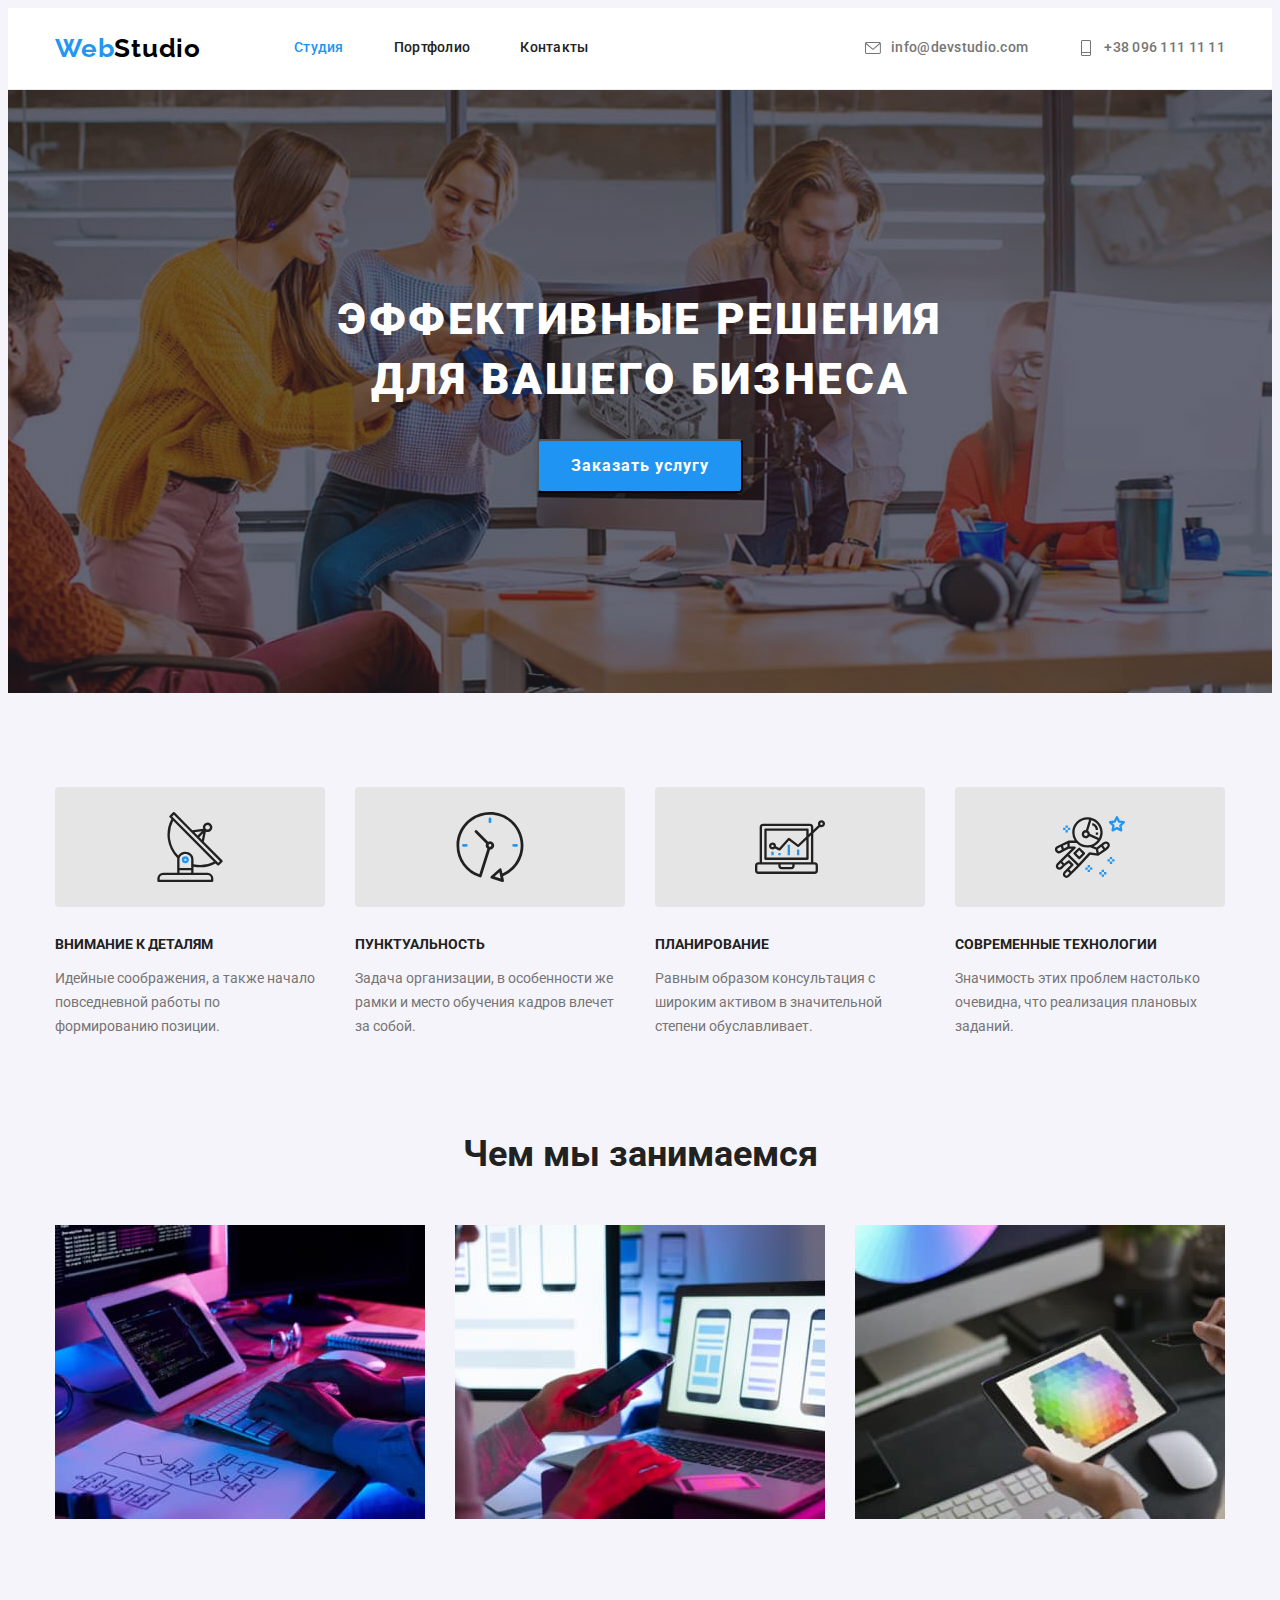
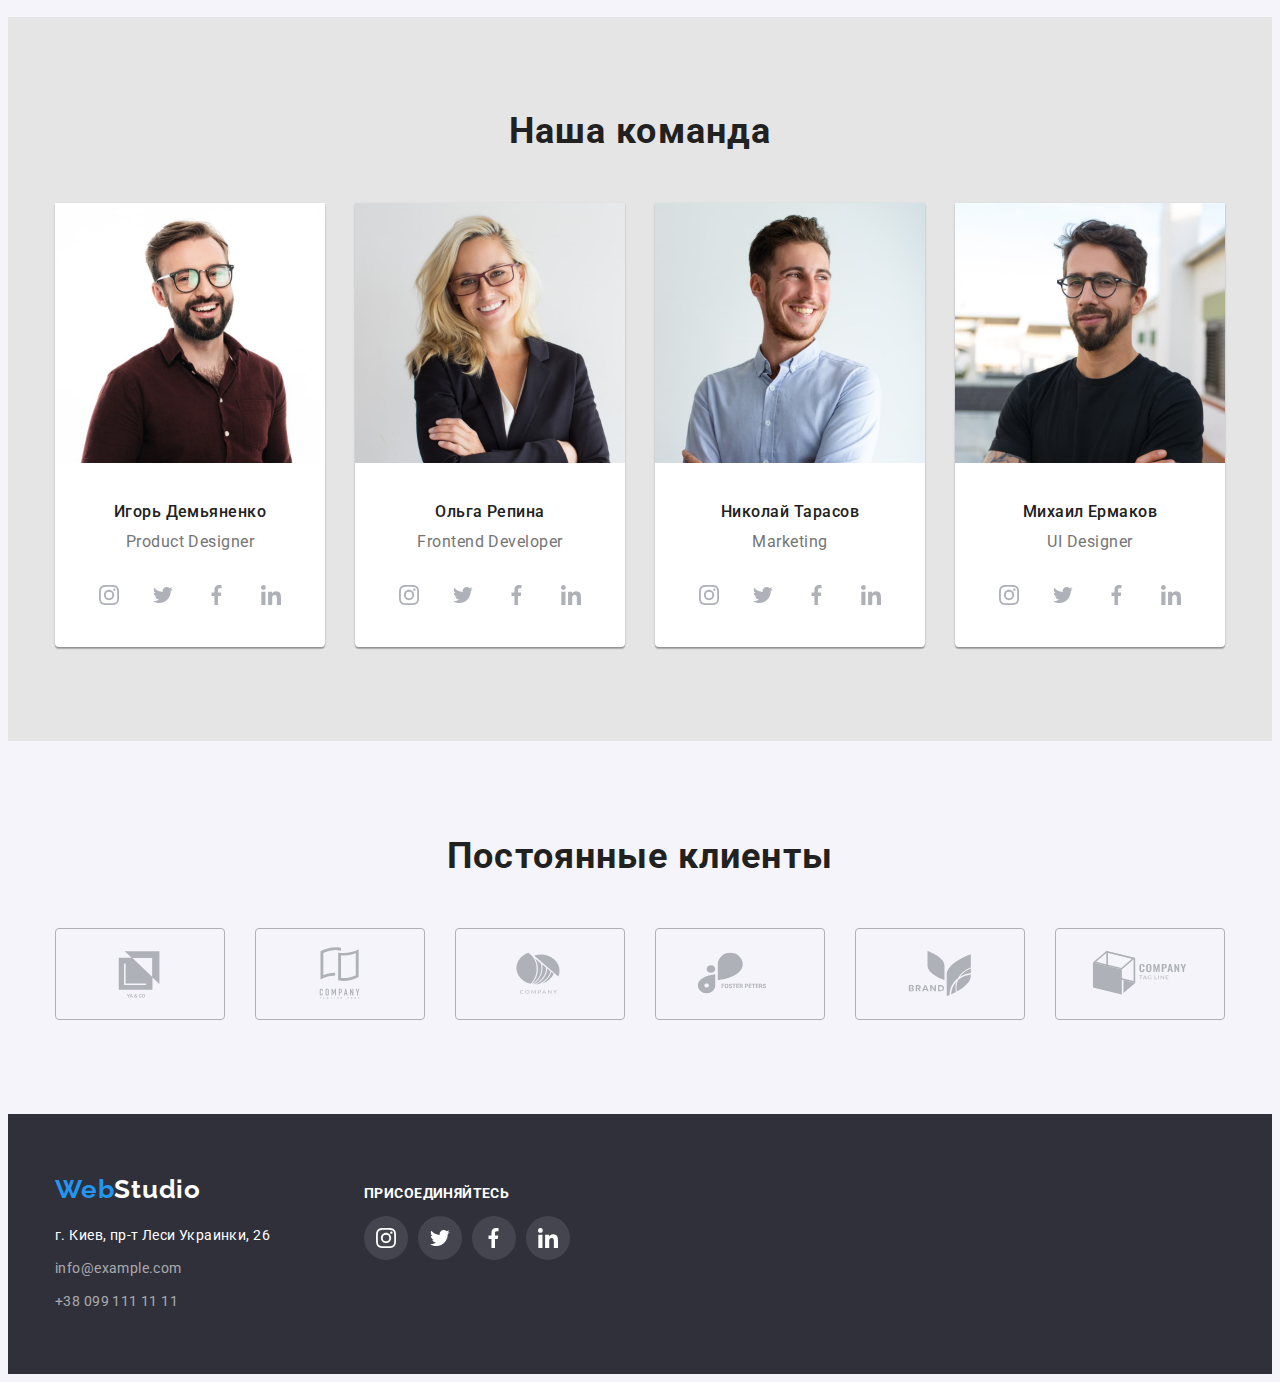
<file: index.html>
<!DOCTYPE html>
<html lang="en">
<head>
    <meta charset="UTF-8">
    <meta http-equiv="X-UA-Compatible" content="IE=edge">
    <meta name="viewport" content="width=device-width, initial-scale=1.0">
    <title>WebStudio</title>

    <link rel="preconnect" href="https://fonts.googleapis.com">
    <link rel="preconnect" href="https://fonts.gstatic.com" crossorigin>
    <link href="https://fonts.googleapis.com/css2?family=Raleway:wght@700&family=Roboto:wght@400;500;700;900&display=swap" rel="stylesheet">
    
    <link rel="stylesheet" href="https://cdnjs.cloudflare.com/ajax/libs/modern-normalize/1.1.0/modern-normalize.min.css" integrity="sha512-wpPYUAdjBVSE4KJnH1VR1HeZfpl1ub8YT/NKx4PuQ5NmX2tKuGu6U/JRp5y+Y8XG2tV+wKQpNHVUX03MfMFn9Q==" crossorigin="anonymous" referrerpolicy="no-referrer" />

    <link rel="stylesheet" href="./css/main.css">
</head>
<body>

    <!-- Header with logotype, navigation and contacts -->
    <header>
        <div class="container">
            <div class="header-links">
            <nav class="navbar">

            <!-- Logotype header -->
            <a href="./index.html" class="logo">Web<span class="logo-top">Studio</span></a></span></a>
            
            <!-- Navigation  -->
            <ul class="navigation">
                <li class="nav-item">
                    <a href="./index.html" class="nav-link current">Студия</a>
                </li>
                <li class="nav-item">
                    <a href="./portfolio.html" class="nav-link">Портфолио</a>
                </li>
                <li class="nav-item">
                    <a href="" class="nav-link">Контакты</a>
                </li>
            </ul>
            </nav>
            
            <!-- Links -->
            <address class="address-links">
                <ul class="address-top">
                    <li class="link-top-item">
                        
                        <a href="mailto:info@devstudio.com" class="link-top">
                            <svg class="icon-address" aria-hidden="true">
                                <use href="./images/symbol-defs.svg#icon-envelope"></use>
                            </svg>
                            info@devstudio.com</a>
                    </li>
                    <li class="link-top-item">
                        
                        <a href="tel:+38 096 111 11 11" class="link-top">
                            <svg class="icon-address" aria-hidden="true">
                                <use href="./images/symbol-defs.svg#icon-phone"></use>
                            </svg>
                            +38 096 111 11 11</a>
                    </li>
                </ul>
            </address>
        
        </div>
        </div>
    </header>

    <!-- Main content -->
    <main>
        <section class="slogan">

            <div class="container">
            <!-- Main title -->
            <h1 class="slogan-title">
                Эффективные решения <br> для вашего бизнеса
            </h1>

            <button class="slogan-btn" type="button">Заказать услугу</button>
            </div>

        </section>
            <!-- Achievements -->

        <section class="achiev">

            <div class="container">

                <h2 class="invisible"></h2>   <!--todo Invisible-->

                <ul class="achiev-list">
                    <li class="achiev-item">
                        <div class="achiev-space">
                            <svg class="achiev-icon">
                                <use href="./images/symbol-defs.svg#icon-antenna"></use>
                            </svg>
                        </div>
                        <h3 class="achiev-title">Внимание к деталям</h3>
                        <p class="achiev-description">
                            Идейные соображения, а также начало повседневной работы по формированию позиции.
                        </p>
                    </li>
                    <li class="achiev-item">
                        <div class="achiev-space">
                            <svg class="achiev-icon">
                                <use href="./images/symbol-defs.svg#icon-clock"></use>
                            </svg>
                        </div>
                        <h3 class="achiev-title">Пунктуальность</h3>
                        <p class="achiev-description">
                            Задача организации, в особенности же рамки и место обучения кадров влечет за собой.
                        </p>
                    </li>
                    <li class="achiev-item">
                        <div class="achiev-space">
                            <svg class="achiev-icon">
                                <use href="./images/symbol-defs.svg#icon-diagram"></use>
                            </svg>
                        </div>
                        <h3 class="achiev-title">Планирование</h3>
                        <p class="achiev-description">
                            Равным образом консультация с широким активом в значительной степени обуславливает.
                        </p>
                    </li>
                    <li class="achiev-item">
                        <div class="achiev-space">
                            <svg class="achiev-icon">
                                <use href="./images/symbol-defs.svg#icon-astronaut"></use>
                            </svg>
                        </div>
                        <h3 class="achiev-title">Современные технологии</h3>
                        <p class="achiev-description">
                            Значимость этих проблем настолько очевидна, что реализация плановых заданий.
                        </p>
                    </li>
                </ul>
            </div>
        </section>

        <!-- Actions -->
        <section class="actions">

            <div class="container">
            <h2 class="actions-title">Чем мы занимаемся</h2>

            <ul class="actions-list">
                <li>
                    <img src="./images/images1/img1-1.jpg" alt="Планшет и клавиатура" class="action-item">
                </li>
                <li>
                    <img src="./images/images1/img1-2.jpg" alt="Ноутбук и телефон" class="action-item">
                </li>
                <li>
                    <img src="./images/images1/img1-3.jpg" alt="Планшет" class="action-item">
                </li>
            </ul>

        </section>

        <!-- Our team -->
        <section class="team">
        
        <div class="container">
            <h2 class="team-title">Наша команда</h2>
            <ul class="team-list">
                <li class="team-card">
                    <img src="./images/images2/img2-1.jpg" alt="Игорь Демьяненко" class="unit-image">
                    <div class="unit-text">
                        <h3 class="unit-title">
                            Игорь Демьяненко
                        </h3>
                        <p class="unit-description">
                            Product Designer
                        </p>
                        <ul class="team-list-icon">
                            <li class="team-item-icon">
                                <a href="" class="unit-social-link">
                                    <svg class="unit-icon">
                                        <use href="./images/symbol-defs.svg#icon-instagram"></use>
                                    </svg>
                                </a>
                            </li>
                            <li class="team-item-icon">
                                <a href="" class="unit-social-link">
                                    <svg class="unit-icon">
                                        <use href="./images/symbol-defs.svg#icon-twitter"></use>
                                    </svg>
                                </a>
                            </li>
                            <li class="team-item-icon">
                                <a href="" class="unit-social-link">
                                    <svg class="unit-icon">
                                        <use href="./images/symbol-defs.svg#icon-facebook"></use>
                                    </svg>
                                </a>
                            </li>
                            <li class="team-item-icon">
                                <a href="" class="unit-social-link">
                                    <svg class="unit-icon">
                                        <use href="./images/symbol-defs.svg#icon-linkedin"></use>
                                    </svg>
                                </a>
                            </li>
                        </ul>
                    </div>
                </li>
                
                <li class="team-card">
                    <img src="./images/images2/img2-2.jpg" alt="Ольга Репина" class="unit-image">
                    <div class="unit-text">
                        <h3 class="unit-title">
                            Ольга Репина
                        </h3>
                        <p class="unit-description">
                            Frontend Developer
                        </p>
                        <ul class="team-list-icon">
                            <li class="team-item-icon">
                                <a href="" class="unit-social-link">
                                    <svg class="unit-icon">
                                        <use href="./images/symbol-defs.svg#icon-instagram"></use>
                                    </svg>
                                </a>
                            </li>
                            <li class="team-item-icon">
                                <a href="" class="unit-social-link">
                                    <svg class="unit-icon">
                                        <use href="./images/symbol-defs.svg#icon-twitter"></use>
                                    </svg>
                                </a>
                            </li>
                            <li class="team-item-icon">
                                <a href="" class="unit-social-link">
                                    <svg class="unit-icon">
                                        <use href="./images/symbol-defs.svg#icon-facebook"></use>
                                    </svg>
                                </a>
                            </li>
                            <li class="team-item-icon">
                                <a href="" class="unit-social-link">
                                    <svg class="unit-icon">
                                        <use href="./images/symbol-defs.svg#icon-linkedin"></use>
                                    </svg>
                                </a>
                            </li>
                        </ul>
                    </div>
                </li>
                
                <li class="team-card">
                    <img src="./images/images2/img2-3.jpg" alt="Николай Тарасов" class="unit-image">
                    <div class="unit-text">
                        <h3 class="unit-title">
                            Николай Тарасов
                        </h3>
                        <p class="unit-description">
                            Marketing
                        </p>
                        <ul class="team-list-icon">
                            <li class="team-item-icon">
                                <a href="" class="unit-social-link">
                                    <svg class="unit-icon">
                                        <use href="./images/symbol-defs.svg#icon-instagram"></use>
                                    </svg>
                                </a>
                            </li>
                            <li class="team-item-icon">
                                <a href="" class="unit-social-link">
                                    <svg class="unit-icon">
                                        <use href="./images/symbol-defs.svg#icon-twitter"></use>
                                    </svg>
                                </a>
                            </li>
                            <li class="team-item-icon">
                                <a href="" class="unit-social-link">
                                    <svg class="unit-icon">
                                        <use href="./images/symbol-defs.svg#icon-facebook"></use>
                                    </svg>
                                </a>
                            </li>
                            <li class="team-item-icon">
                                <a href="" class="unit-social-link">
                                    <svg class="unit-icon">
                                        <use href="./images/symbol-defs.svg#icon-linkedin"></use>
                                    </svg>
                                </a>
                            </li>
                        </ul>
                    </div>
                </li>
                
                <li class="team-card">
                    <img src="./images/images2/img2-4.jpg" alt="Михаил Ермаков" class="unit-image">
                    <div class="unit-text">
                        <h3 class="unit-title">
                            Михаил Ермаков
                        </h3>
                        <p class="unit-description">
                            UI Designer
                        </p>
                        <ul class="team-list-icon">
                            <li class="team-item-icon">
                                <a href="" class="unit-social-link">
                                    <svg class="unit-icon">
                                        <use href="./images/symbol-defs.svg#icon-instagram"></use>
                                    </svg>
                                </a>
                            </li>
                            <li class="team-item-icon">
                                <a href="" class="unit-social-link">
                                    <svg class="unit-icon">
                                        <use href="./images/symbol-defs.svg#icon-twitter"></use>
                                    </svg>
                                </a>
                            </li>
                            <li class="team-item-icon">
                                <a href="" class="unit-social-link">
                                    <svg class="unit-icon">
                                        <use href="./images/symbol-defs.svg#icon-facebook"></use>
                                    </svg>
                                </a>
                            </li>
                            <li class="team-item-icon">
                                <a href="" class="unit-social-link">
                                    <svg class="unit-icon">
                                        <use href="./images/symbol-defs.svg#icon-linkedin"></use>
                                    </svg>
                                </a>
                            </li>
                        </ul>
                    </div>
                </li>
            </ul>
        </div>

        </section>

        <!-- Customer's logos in links -->
        <section class="customer-part section">
            <div class="container">
                <h2 class="customer-part-title">
                    Постоянные клиенты
                </h2>
                <ul class="customer-list">
                    <li class="customer-space">
                        <a href="" class="customer-link">
                            <svg class="customer-icon">
                                <use href="./images/symbol-defs.svg#icon-logo1"></use>
                            </svg>
                        </a>
                    </li>
                    <li class="customer-space">
                        <a href="" class="customer-link">
                            <svg class="customer-icon">
                                <use href="./images/symbol-defs.svg#icon-logo2"></use>
                            </svg>
                        </a>
                    </li>
                    <li class="customer-space">
                        <a href="" class="customer-link">
                            <svg class="customer-icon">
                                <use href="./images/symbol-defs.svg#icon-logo3"></use>
                            </svg>
                        </a>
                    </li>
                    <li class="customer-space">
                        <a href="" class="customer-link">
                            <svg class="customer-icon">
                                <use href="./images/symbol-defs.svg#icon-logo4"></use>
                            </svg>
                        </a>
                    </li>
                    <li class="customer-space">
                        <a href="" class="customer-link">
                            <svg class="customer-icon">
                                <use href="./images/symbol-defs.svg#icon-logo5"></use>
                            </svg>
                        </a>
                    </li>
                    <li class="customer-space">
                        <a href="" class="customer-link">
                            <svg class="customer-icon">
                                <use href="./images/symbol-defs.svg#icon-logo6"></use>
                            </svg>
                        </a>
                    </li>
                </ul>
            </div>
        </section>
    </main>


    <!-- Footer -->
    <footer>

        <!-- Logotype footer -->
        <div class="container">
            
            <div class="footer-wrapper">
            <div class="footer-column">
                <a href="./index.html" class="logo logo-footer">Web<span class="logo-bottom">Studio</span></a>

            <!-- Address -->
            <address class="address-bottom">
                    <ul class="address-bottom-list">
                        <li class="link-bottom-item">
                            <a href="https://goo.gl/maps/8QyrF7WRWFhjR8cw6" class="link-bottom link-map">г. Киев, пр-т Леси Украинки, 26</a>
                        </li>
                        <li class="link-bottom-item">
                            <a href="mailto:info@example.com" class="link-bottom">info@example.com</a>
                        </li>
                        <li class="link-bottom-item">
                            <a href="tel:+38 099 111 11 11" class="link-bottom">+38 099 111 11 11</a>
                        </li>
                    </ul>
                </div>
                    

                <div class="footer-column column-second">
                    <h3 class="footer-icons-title">присоединяйтесь</h3>
                    <ul class="footer-list-icon">
                        <li class="item-icon-footer">
                            <a href="" class="icon-link-footer">
                                <svg class="footer-icon unit-icon">
                                    <use href="./images/symbol-defs.svg#icon-instagram"></use>
                                </svg>
                            </a>
                            
                        </li>
                        <li class="item-icon-footer">
                            <a href="" class="icon-link-footer">
                                <svg class="footer-icon unit-icon">
                                    <use href="./images/symbol-defs.svg#icon-twitter"></use>
                                </svg>
                            </a>
                            
                        </li>
                        <li class="item-icon-footer">
                            <a href="" class="icon-link-footer">
                                <svg class="footer-icon unit-icon">
                                    <use href="./images/symbol-defs.svg#icon-facebook"></use>
                                </svg>
                            </a>
                            
                        </li>
                        <li class="item-icon-footer">
                            <a href="" class="icon-link-footer">
                                <svg class="footer-icon unit-icon">
                                    <use href="./images/symbol-defs.svg#icon-linkedin"></use>
                                </svg>
                            </a>
                            
                        </li>
                    </ul>
                </div>
                

            </address>
        </div>
        </div>

    </footer>
</body>
</html>
</file>
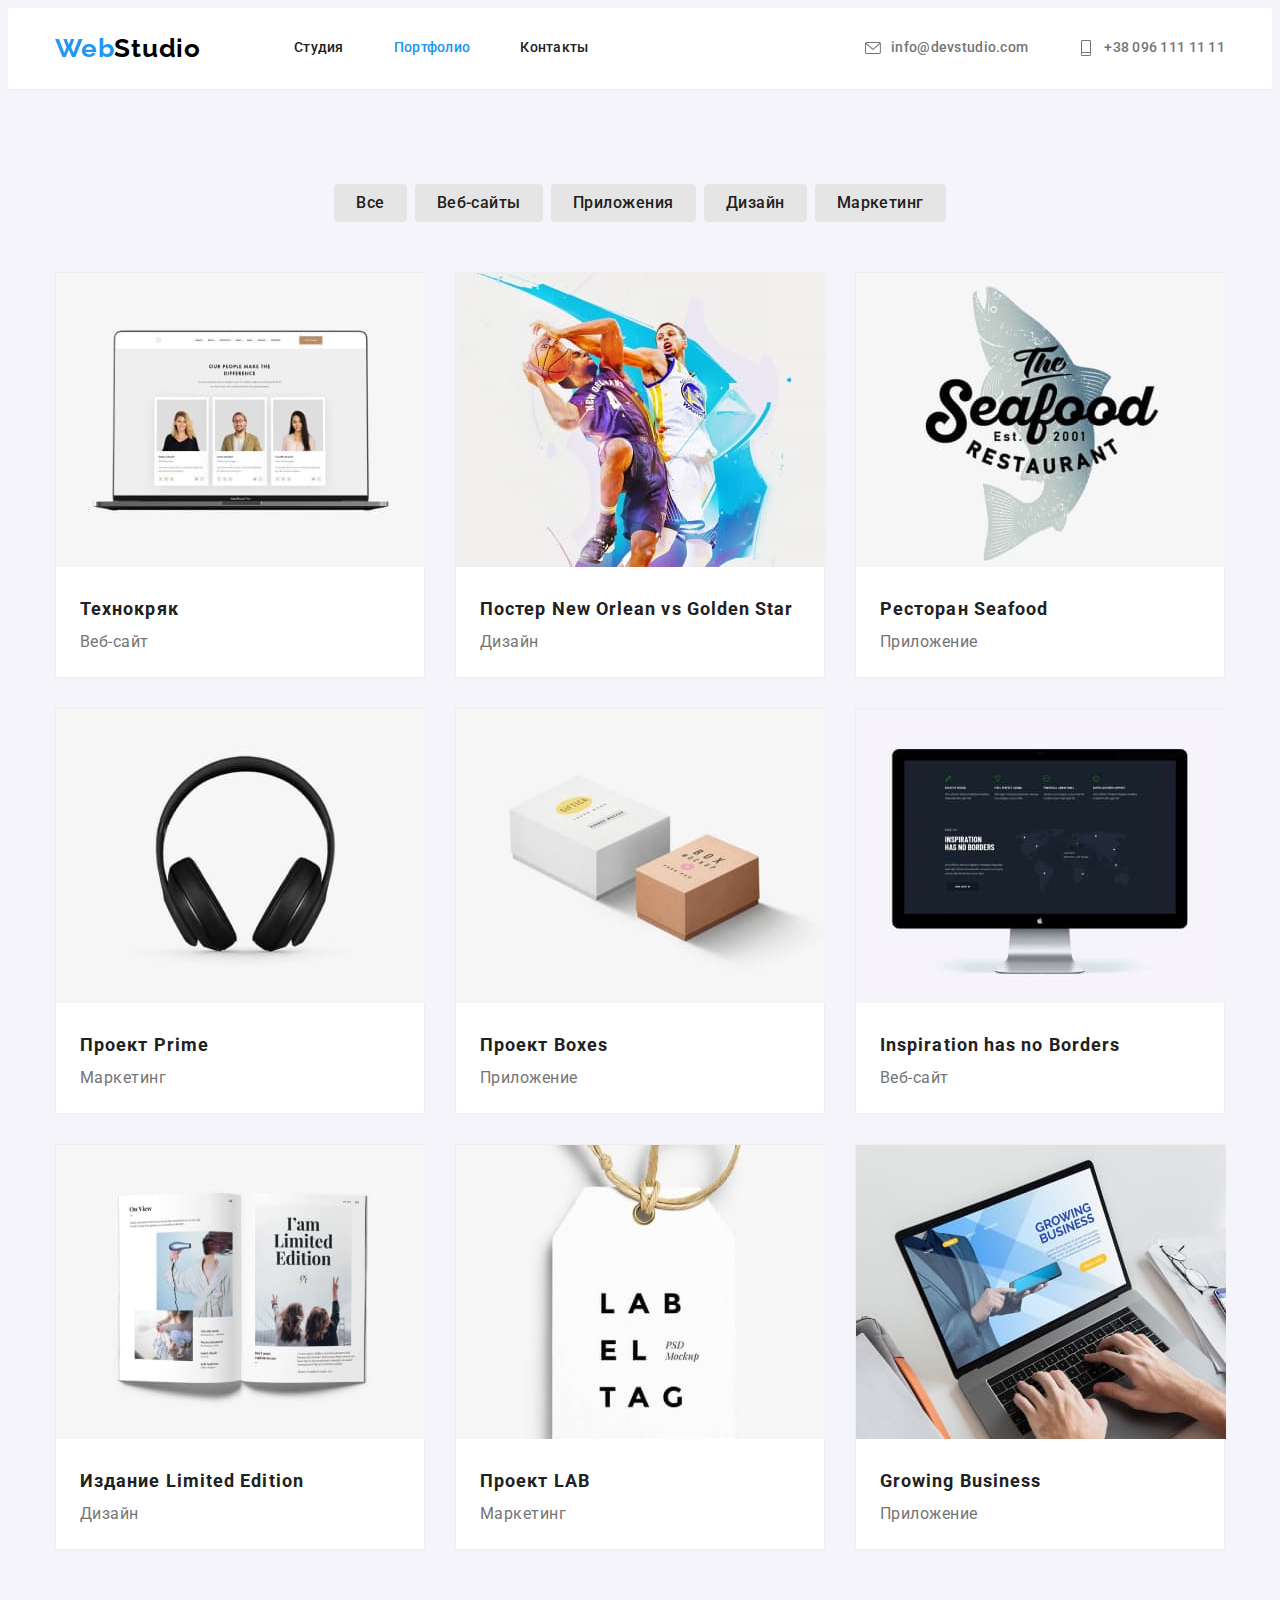
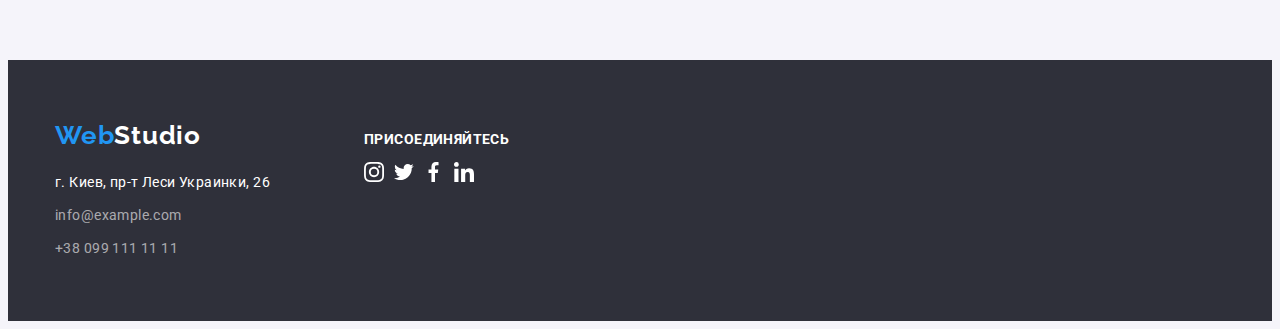
<file: portfolio.html>
<!DOCTYPE html>
<html lang="en">
<head>
    <meta charset="UTF-8">
    <meta http-equiv="X-UA-Compatible" content="IE=edge">
    <meta name="viewport" content="width=device-width, initial-scale=1.0">
    <title>Portfolio</title>

    <link rel="preconnect" href="https://fonts.googleapis.com">
    <link rel="preconnect" href="https://fonts.gstatic.com" crossorigin>
    <link href="https://fonts.googleapis.com/css2?family=Raleway:wght@700&family=Roboto:wght@400;500;700;900&display=swap" rel="stylesheet">
    
    <link rel="stylesheet" href="https://cdnjs.cloudflare.com/ajax/libs/modern-normalize/1.1.0/modern-normalize.min.css" integrity="sha512-wpPYUAdjBVSE4KJnH1VR1HeZfpl1ub8YT/NKx4PuQ5NmX2tKuGu6U/JRp5y+Y8XG2tV+wKQpNHVUX03MfMFn9Q==" crossorigin="anonymous" referrerpolicy="no-referrer" />

    <link rel="stylesheet" href="./css/main.css">
</head>
<body>

    <!-- Header with logotype, navigation and contacts -->
    <header>
        <div class="container">
            <div class="header-links">
            <nav class="navbar">

            <!-- Logotype header -->
            <a href="./index.html" class="logo">Web<span class="logo-top">Studio</span></a></span></a>
            
            <!-- Navigation  -->
            <ul class="navigation">
                <li class="nav-item">
                    <a href="./index.html" class="nav-link">Студия</a>
                </li>
                <li class="nav-item">
                    <a href="./portfolio.html" class="nav-link current">Портфолио</a>
                </li>
                <li class="nav-item">
                    <a href="" class="nav-link">Контакты</a>
                </li>
            </ul>
            </nav>
            
            <!-- Links -->
            <address class="address-links">
                <ul class="address-top">
                    <li class="link-top-item">
                        
                        <a href="mailto:info@devstudio.com" class="link-top">
                            <svg class="icon-address" aria-hidden="true">
                                <use href="./images/symbol-defs.svg#icon-envelope"></use>
                            </svg>
                            info@devstudio.com</a>
                    </li>
                    <li class="link-top-item">
                        
                        <a href="tel:+38 096 111 11 11" class="link-top">
                            <svg class="icon-address" aria-hidden="true">
                                <use href="./images/symbol-defs.svg#icon-phone"></use>
                            </svg>
                            +38 096 111 11 11</a>
                    </li>
                </ul>
            </address>
        
        </div>
        </div>
    </header>

    <!-- Main content -->
    <main>

            <!-- Filter and cards-->
        <section class="port-section">
            
            <div class="container">

                <h1 class="invisible"></h1> <!-- todo Invisible -->
                <h2 class="invisible"></h2> <!-- todo Invisible -->

                <!-- Filter -->
                <ul class="filter">
                    <li class="filter-item">
                        <button class="btn-filter" type="button">Все</button>
                    </li>
                    <li class="filter-item">
                        <button class="btn-filter" type="button">Веб-сайты</button>
                    </li>
                    <li class="filter-item">
                        <button class="btn-filter" type="button">Приложения</button>
                    </li>
                    <li class="filter-item">
                        <button class="btn-filter" type="button">Дизайн</button>
                    </li>
                    <li class="filter-item">
                        <button class="btn-filter" type="button">Маркетинг</button>
                    </li>
                </ul>

                <!--Cards-->
                <ul class="cards">
                    <li class="filter-card-item">
                        <img src="./images/imagesportfolio/img1.jpg" alt="Технокряк" class="card-img">
                        <div class="card-text">
                            <h3 class="card-title">Технокряк</h3>
                            <p class="card-description">
                                Веб-сайт
                            </p>
                        </div>
                    </li>

                    <li class="filter-card-item">
                        <img src="./images/imagesportfolio/img2.jpg" alt="Постер New Orlean vs Golden Star" class="card-img">
                        <div class="card-text">
                            <h3 class="card-title">Постер New Orlean vs Golden Star</h3>
                            <p class="card-description">
                                Дизайн
                            </p>
                        </div>
                    </li>

                    <li class="filter-card-item">
                        <img src="./images/imagesportfolio/img3.jpg" alt="Ресторан Seafood" class="card-img">
                            <div class="card-text">
                                <h3 class="card-title">Ресторан Seafood</h3>
                                <p class="card-description">
                                    Приложение
                                </p>
                            </div>
                    </li>

                    <li class="filter-card-item">
                        <img src="./images/imagesportfolio/img4.jpg" alt="Проект Prime" class="card-img">
                        <div class="card-text">
                            <h3 class="card-title">Проект Prime</h3>
                            <p class="card-description">
                                Маркетинг
                            </p>
                        </div>
                    </li>

                    <li class="filter-card-item">
                        <img src="./images/imagesportfolio/img5.jpg" alt="Проект Boxes" class="card-img">
                            <div class="card-text">
                                <h3 class="card-title">Проект Boxes</h3>
                                <p class="card-description">
                                    Приложение
                                </p>
                            </div>
                    </li>

                    <li class="filter-card-item">
                        <img src="./images/imagesportfolio/img6.jpg" alt="Inspiration has no Borders" class="card-img">
                            <div class="card-text">
                                <h3 class="card-title">Inspiration has no Borders</h3>
                                <p class="card-description">
                                    Веб-сайт
                                </p>
                            </div>
                    </li>

                    <li class="filter-card-item">
                        <img src="./images/imagesportfolio/img7.jpg" alt="Издание Limited Edition" class="card-img">
                        <div class="card-text">
                            <h3 class="card-title">Издание Limited Edition</h3>
                            <p class="card-description">
                                Дизайн
                            </p>
                        </div>
                    </li>

                    <li class="filter-card-item">
                        <img src="./images/imagesportfolio/img8.jpg" alt="Проект LAB" class="card-img">
                            <div class="card-text">
                                <h3 class="card-title">Проект LAB</h3>
                                <p class="card-description">
                                    Маркетинг
                                </p>
                            </div>
                    </li>

                    <li class="filter-card-item">
                        <img src="./images/imagesportfolio/img9.jpg" alt="Growing Business" class="card-img">
                        <div class="card-text">
                            <h3 class="card-title">Growing Business</h3>
                            <p class="card-description">
                                Приложение
                            </p>
                        </div>
                    </li>
                </ul>
            </div>

        </section>

    </main>

    <!-- Footer -->
    <footer>

        <!-- Logotype footer -->
        <div class="container">
            
            <div class="footer-wrapper">
            <div class="footer-column">
                <a href="./index.html" class="logo logo-footer">Web<span class="logo-bottom">Studio</span></a>

            <!-- Address -->
            <address class="address-bottom">
                    <ul class="address-bottom-list">
                        <li class="link-bottom-item">
                            <a href="https://goo.gl/maps/8QyrF7WRWFhjR8cw6" class="link-bottom link-map">г. Киев, пр-т Леси Украинки, 26</a>
                        </li>
                        <li class="link-bottom-item">
                            <a href="mailto:info@example.com" class="link-bottom">info@example.com</a>
                        </li>
                        <li class="link-bottom-item">
                            <a href="tel:+38 099 111 11 11" class="link-bottom">+38 099 111 11 11</a>
                        </li>
                    </ul>
                </div>
                    

                <div class="footer-column column-second">
                    <h3 class="footer-icons-title">присоединяйтесь</h3>
                    <ul class="footer-list-icon">
                        <li class="item-icon-footer">
                            <a href="" class="link-social">
                                <svg class="footer-icon unit-icon">
                                <use href="./images/symbol-defs.svg#icon-instagram"></use>
                            </svg>
                            </a>
                            
                        </li>
                        <li class="item-icon-footer">
                            <a href="" class="link-social">
                                <svg class="footer-icon unit-icon">
                                <use href="./images/symbol-defs.svg#icon-twitter"></use>
                            </svg>
                            </a>
                            
                        </li>
                        <li class="item-icon-footer">
                            <a href="" class="link-social">
                                <svg class="footer-icon unit-icon">
                                <use href="./images/symbol-defs.svg#icon-facebook"></use>
                            </svg>
                            </a>
                            
                        </li>
                        <li class="item-icon-footer">
                            <a href="" class="link-social">
                                <svg class="footer-icon unit-icon">
                                <use href="./images/symbol-defs.svg#icon-linkedin"></use>
                            </svg>
                            </a>
                            
                        </li>
                    </ul>
                </div>
                

            </address>
        </div>
        </div>

    </footer>
</body>
</html>
</file>
<file: css/main.css>
/* Color variables*/
:root {
	/* Text-color */
	--color-main: #212121;
	--color-description: #757575;
	--color-light: #ffffff;

	/* Logo */
	--logo-color: #2196f3;
	--logo-color-top: #000000;
	--logo-color-bottom: #ffffff;

	/* background-color */
	--bg-color-header: #ffffff;
	--bg-color-slogan: #2f303a;
	--bg-color-primary: #f5f4fa;
	--bg-color-secondary: #e5e5e5;
	--bg-color-footer: #2f303a;
	--bg-color-cards: #ffffff;

	/* Borders */
	--border-color-cards: #eeeeee;
	--border-top-header: #ececec;
	--border-button: #f5f4fa;

	/*Links*/
	--links-color-header: #757575;
	--links-color-footer: rgba(255, 255, 255, 0.6);

	/* Accents */
	--accent-color: #2094f3;
	--accent-color-slogan-button: #188ce8;
}

/* Main styles */
html {
	box-sizing: border-box;
}

*,
*::after,
*::before {
	box-sizing: inherit;
}

body {
	font-family: "Roboto", sans-serif;
	color: var(--color-main);
	background-color: var(--bg-color-primary);
}

h1,
h2,
h3,
h4,
h5,
h6,
p {
	margin-top: 0;
}

ul {
	list-style: none;
}

a {
	text-decoration: none;
	cursor: pointer;
	outline: none;
}

button {
	cursor: pointer;
}

.container {
	width: 1200px;
	margin: 0 auto;
	padding: 0 15px;
}

.section {
	margin-top: 94px;
	margin-bottom: 94px;
}

.invisible {
	position: absolute;
	width: 1px;
	height: 1px;
	margin: -1px;
	border: 0;
	padding: 0;
	white-space: nowrap;
	clip-path: inset(100%);
	clip: rect(0 0 0 0);
	overflow: hidden;
}

/* Header */
header {
	background: var(--bg-color-header);
	background-position: center;
	border-bottom: 1px solid var(--border-top-header);
	padding: 25px 0;
	margin: auto 0;
}

.navbar {
	display: flex;
	align-content: center;
	padding-top: 25px;
	padding-bottom: 25px;
}

.header-links {
	display: flex;
}

/* Logo */
.logo {
	display: flex;
	align-items: center;

	margin-right: 93px;

	font-family: "Raleway";
	font-weight: 700;
	font-size: 26px;
	line-height: 1.19;
	letter-spacing: 0.03em;

	text-align: center;

	color: var(--logo-color);
}

.logo-top {
	color: var(--logo-color-top);
}

/* Navigation */
.navbar {
	display: flex;
	padding: 0;
}

.navigation {
	display: flex;

	justify-content: space-between;
	margin: 0;
	padding: 0;
}

.nav-item {
	display: flex;
	align-items: center;
	align-content: center;
}

.nav-item:not(:last-child) {
	margin-right: 50px;
}

.nav-link {
	display: flex;
	justify-content: flex-start;
	font-weight: 500;
	font-size: 14px;
	line-height: 1.14;
	letter-spacing: 0.02em;
	color: var(--color-main);
}

.nav-link:hover,
.nav-link:focus {
	color: var(--accent-color);
}

.current {
	color: var(--accent-color);
}

/* Top-links */
.address-links {
	display: flex;
	margin-left: auto;
}

.address-top {
	display: flex;
	align-items: center;
	margin: 0;
	padding: 0;
}

.link-top-item {
	display: flex;
}

.link-top-item:not(:last-child) {
	margin-right: 50px;
}

.icon-address {
	width: 16px;
	height: 16px;
	margin-right: 10px;
	fill: var(--links-color-header);
}

.address-top {
	display: flex;
	flex-direction: flex-end;
}

.link-top {
	display: flex;
	font-style: normal;
	font-weight: 500;
	font-size: 14px;
	line-height: 1.14;
	letter-spacing: 0.02em;

	color: var(--links-color-header);
}

	.link-top:hover,
	.link-top:focus{
	color: var(--accent-color);
}

.link-top:hover .icon-address,
.link-top:focus .icon-address {
	color: var(--accent-color);
	fill: var(--accent-color);
}

/* Slogan */
.slogan {
	margin: auto;
	background-image: linear-gradient(to right, rgba(47, 48, 58, 0.4), rgba(47, 48, 58, 0.4)),
		url(../images/bg-image-logo.jpg);
	max-width: 1600px;

	background-size: cover;
	background-position: center;
	padding-top: 200px;
	padding-bottom: 200px;
}

.slogan-title {
	font-weight: 900;
	font-size: 44px;
	line-height: 1.36;
	text-align: center;
	letter-spacing: 0.06em;
	margin-top: 30;
	text-transform: uppercase;
	color: var(--color-light);
}

.slogan-btn {
	display: flex;
	align-items: center;
	text-align: center;
	letter-spacing: 0.06em;
	margin: auto;

	font-family: inherit;
	font-weight: 700;
	font-size: 16px;
	line-height: 1.88;

	padding: 10px 32px;

	box-shadow: 0px 4px 4px rgba(0, 0, 0, 0.15);
	border-radius: 4px;

	background-color: var(--accent-color);
	color: var(--color-light);
}

.slogan-btn:hover,
.slogan-btn:focus {
	background-color: var(--accent-color-slogan-button);
}

/* Achievements */
.achiev {
	margin: 0;
	padding-top: 94px;
	padding-bottom: 94px;
}

.achiev-list {
	display: flex;
	justify-content: space-between;
	padding: 0;
	margin: 0;
}

.achiev-item {
	width: 270px;
}

.achiev-space {
	display: flex;
	justify-content: center;
	align-items: center;
	margin-bottom: 30px;
	background-color: var(--bg-color-secondary);
	border-radius: 4px;
	height: 120px;
}

.achiev-icon {
	width: 70px;
	height: 70px;
}

.achiev-title {
	font-weight: 700;
	font-size: 14px;
	line-height: 1.14;
	text-transform: uppercase;
}

.achiev-description {
	margin: 0;
	font-weight: 400;
	font-size: 14px;
	line-height: 1.71;
	color: var(--color-description);
}

/* Actions */
.actions {
	margin: 0;
	padding-bottom: 94px;
}

.actions-title {
	margin-bottom: 50px;

	font-weight: 700;
	font-size: 36px;
	text-align: center;
}

.actions-list {
	display: flex;
	justify-content: space-between;

	margin: 0;
	padding: 0;
}

.action-item {
	width: 370px;
}

/* Our team*/
.team {
	padding-top: 94px;
	padding-bottom: 94px;

	background: var(--bg-color-secondary);
}

.team-title {
	margin-bottom: 50px;

	font-weight: 700;
	font-size: 36px;
	line-height: 1.16;
	text-align: center;
	letter-spacing: 0.03em;

	color: var(--color-main);
}

.team-list {
	display: flex;
	justify-content: space-between;
	margin: 0;
	padding: 0;
}

.team-card {
	background: var(--bg-color-cards);
	box-shadow: 
		0px 1px 3px rgba(0, 0, 0, 0.12),
		0px 1px 1px rgba(0, 0, 0, 0.14),
		0px 2px 1px rgba(0, 0, 0, 0.2);
	border-radius: 0px 0px 4px 4px;
}

.unit-image {
	width: 270px;
}

.unit-text {
	padding: 30px 32px;
}

.unit-title {
	margin: 0;

	font-weight: 500;
	font-size: 16px;
	line-height: 1.9;
	text-align: center;
	letter-spacing: 0.03em;

	color: var(--color-main);
}

.unit-description {
	margin: 0;

	font-weight: 400;
	font-size: 16px;
	line-height: 1.9;
	text-align: center;
	letter-spacing: 0.03em;

	color: var(--color-description);
}

.unit-social-link{
	display: flex;
	justify-content: center;
	align-items: center;
	width: 44px;
	height: 44px;
	border-radius: 50%;
}

.unit-social-link:hover,
.unit-social-link:focus{
	background-color: var(--accent-color);
}
.team-list-icon {
	padding: 0;
	margin: 0;
	display: flex;
	justify-content: space-between;
	padding-top: 16px;
}

.team-item-icon{
	display: flex;
}

.unit-icon {
	width: 20px;
	height: 20px;
	fill: #afb1b8;
}

.unit-social-link:hover .unit-icon,
.unit-social-link:focus .unit-icon{
	fill: var(--bg-color-cards);
}

/* Customers */
.customer-part-title {
	font-weight: 700;
	font-size: 36px;
	line-height: 1.17;
	text-align: center;
	letter-spacing: 0.03em;
	margin-bottom: 50px;
}

.customer-list {
	display: flex;
	justify-content: space-between;
	padding: 0;
	margin: 0;
}

.customer-link {
	display: flex;
	justify-content: center;
	align-items: center;
	width: 170px;
	height: 92px;

	border: 1px solid #afb1b8;
	border-radius: 4px;
}

.customer-link:hover,
.customer-link:focus {
	border-color: var(--accent-color);
	/* outline: none; */
}

.customer-icon {
	width: 106px;
	height: 60px;
	fill: #afb1b8;
}

.customer-link:hover .customer-icon,
.customer-link:focus .customer-icon {
	fill: var(--accent-color);

}

/* Portfolio */
.port-section {
	padding-top: 94px;
	padding-bottom: 94px;
}

.filter {
	display: flex;
	justify-content: center;
	margin-top: 0;
	margin-bottom: 50px;
	padding: 0;
}

.filter-item:not(:last-child) {
	margin-right: 8px;
}

.btn-filter {
	padding: 6px 22px;
	border: 0;

	font-family: inherit;
	font-weight: 500;
	font-size: 16px;
	line-height: 1.62;
	text-align: center;
	letter-spacing: 0.03em;
	border-radius: 4px;

	color: var(--color-main);
	background-color: var(--bg-color-secondary);
}

.btn-filter:hover,
.btn-filter:focus,
.btn-filter:active {
	box-shadow: 0px 3px 1px rgba(0, 0, 0, 0.1), 0px 1px 2px rgba(0, 0, 0, 0.08), 0px 2px 2px rgba(0, 0, 0, 0.12);
	border-radius: 4px;

	color: var(--border-button);
	background-color: var(--accent-color);
}

.cards {
	display: flex;
	flex-wrap: wrap;
	margin-left: -30px;
	padding: 0;
}

.filter-card-item {
	margin-left: 30px;

	width: 370px;

	flex-basis: calc(100% / 3 - 30рх);
	background: var(--bg-color-cards);
	border: 1px solid var(--border-color-cards);
}

.filter-card-item:not(:nth-last-child(-n + 3)) {
	margin-bottom: 30px;
}

.filter-card-item:hover{
	border: 1px solid #EEEEEE;
box-shadow: 0px 1px 1px rgba(0, 0, 0, 0.12), 0px 4px 4px rgba(0, 0, 0, 0.06), 1px 4px 6px rgba(0, 0, 0, 0.16);
}

.card-img {
	width: 370px;
}

.card-text {
	padding: 20px 24px;
}

.card-title {
	margin: 0;

	font-weight: 700;
	font-size: 18px;
	line-height: 2;
	letter-spacing: 0.06em;

	color: var(--color-main);
}

.card-description {
	margin: 0;

	font-weight: 400;
	font-size: 16px;
	line-height: 1.88;

	letter-spacing: 0.03em;
	color: var(--color-description);
}

/* Footer */
footer {
	margin: 0 auto;
	padding-top: 60px;
	padding-bottom: 60px;
	background: var(--bg-color-footer);
}

.footer-wrapper {
	display: flex;
}

.footer-column:not(:last-child) {
	margin-right: 70px;
}

.logo-footer {
	margin-bottom: 20px;
}

.logo-bottom {
	color: var(--logo-color-bottom);
}

.address-bottom-list {
	margin: 0;
	padding: 0;
}

.link-bottom-item:not(:last-child) {
	margin-bottom: 9px;
}

.link-bottom {
	font-style: normal;
	font-weight: 400;
	font-size: 14px;
	line-height: 1.71;
	letter-spacing: 0.03em;

	color: rgba(255, 255, 255, 0.6);
}

.link-bottom:hover,
.link-bottom:focus {
	color: var(--accent-color);
}

.link-map {
	margin-top: 20px;
	color: var(--color-light);
}

.column-second {
	margin-top: 12px;
}

.footer-icons-title {
	/* margin-top: 20px; */

	text-transform: uppercase;
	font-style: normal;
	font-weight: 700;
	font-size: 14px;
	line-height: 1.14;
	letter-spacing: 0.03em;

	color: var(--color-light);
}

.link-social{
	display: flex;
	align-items: center;
}

.footer-list-icon {
	display: flex;
	padding: 0;
	margin: 0;
}

.icon-link-footer {
	display: flex;
	justify-content: center;
	align-items: center;
	width: 44px;
	height: 44px;
	border-radius: 50%;
	background-color: rgba(255, 255, 255, 0.1);
}

.item-icon-footer:not(:last-child) {
	margin-right: 10px;
}

.icon-link-footer:hover,
.icon-link-footer:focus{
	background: var(--accent-color);
}

.icon-link-footer{
	display: flex;

}

.footer-icon {
	fill: var(--bg-color-header);
}
</file>
